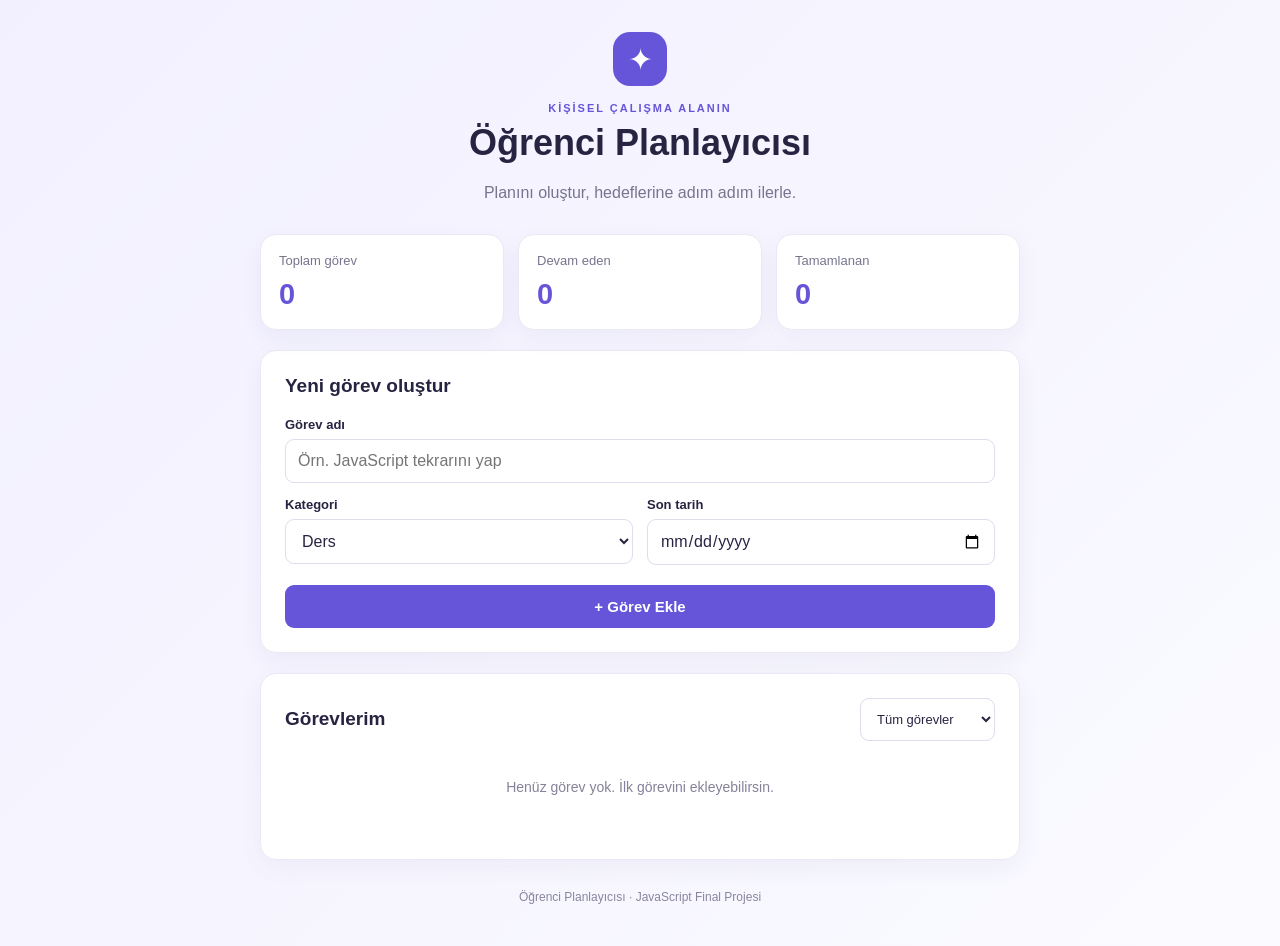
<file: index.html>
<!DOCTYPE html>
<html lang="tr">
<head>
    <meta charset="UTF-8">
    <meta name="viewport" content="width=device-width, initial-scale=1.0">
    <title>Öğrenci Planlayıcısı</title>
    <link rel="stylesheet" href="style.css">
    <script src="script.js" defer></script>
</head>
<body>
    <main class="container">
        <header class="header">
            <div class="logo">✦</div>
            <p class="eyebrow">KİŞİSEL ÇALIŞMA ALANIN</p>
            <h1>Öğrenci Planlayıcısı</h1>
            <p class="subtitle">Planını oluştur, hedeflerine adım adım ilerle.</p>
        </header>

        <section class="stats">
            <article class="stat-card">
                <span>Toplam görev</span>
                <strong id="toplamGorev">0</strong>
            </article>
            <article class="stat-card">
                <span>Devam eden</span>
                <strong id="aktifGorev">0</strong>
            </article>
            <article class="stat-card">
                <span>Tamamlanan</span>
                <strong id="bitmisGorev">0</strong>
            </article>
        </section>

        <section class="panel">
            <h2>Yeni görev oluştur</h2>

            <form id="gorevFormu">
                <label for="gorevAdi">Görev adı</label>
                <input id="gorevAdi" type="text"
                       placeholder="Örn. JavaScript tekrarını yap"
                       maxlength="100" required>

                <div class="form-row">
                    <div>
                        <label for="kategori">Kategori</label>
                        <select id="kategori">
                            <option value="Ders">Ders</option>
                            <option value="Proje">Proje</option>
                            <option value="Sınav">Sınav</option>
                            <option value="Kişisel">Kişisel</option>
                        </select>
                    </div>

                    <div>
                        <label for="tarih">Son tarih</label>
                        <input id="tarih" type="date">
                    </div>
                </div>

                <button class="primary-button" type="submit">
                    + Görev Ekle
                </button>
            </form>
        </section>

        <section class="task-section">
            <div class="task-heading">
                <h2>Görevlerim</h2>
                <select id="filtre" aria-label="Görevleri filtrele">
                    <option value="tumu">Tüm görevler</option>
                    <option value="aktif">Devam edenler</option>
                    <option value="tamamlanan">Tamamlananlar</option>
                </select>
            </div>

            <p id="bosMesaj">Henüz görev yok. İlk görevini ekleyebilirsin.</p>
            <ul id="gorevListesi"></ul>
        </section>

        <footer>Öğrenci Planlayıcısı · JavaScript Final Projesi</footer>
    </main>
</body>
</html>
</file>
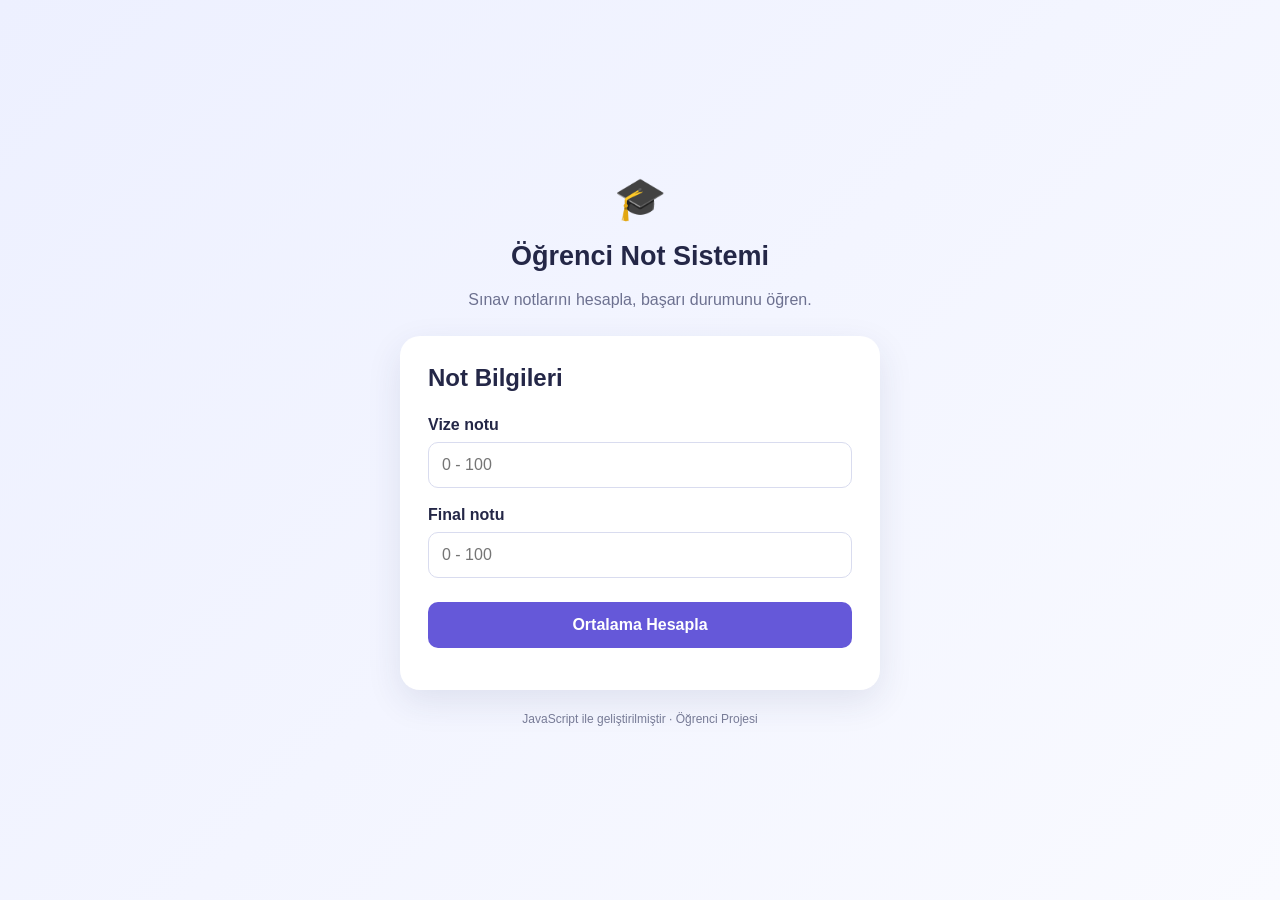
<file: 13-ogrenci-not-sistemi/index.html>
<!DOCTYPE html>
<html lang="tr">
<head>
    <meta charset="UTF-8">
    <meta name="viewport" content="width=device-width, initial-scale=1.0">
    <title>Öğrenci Not Sistemi</title>
    <link rel="stylesheet" href="style.css">
    <script src="script.js" defer></script>
</head>
<body>
    <main class="container">
        <header>
            <div class="logo">🎓</div>
            <h1>Öğrenci Not Sistemi</h1>
            <p>Sınav notlarını hesapla, başarı durumunu öğren.</p>
        </header>

        <section class="card">
            <h2>Not Bilgileri</h2>

            <label for="vize">Vize notu</label>
            <input id="vize" type="number" min="0" max="100"
                   placeholder="0 - 100">

            <label for="final">Final notu</label>
            <input id="final" type="number" min="0" max="100"
                   placeholder="0 - 100">

            <button id="hesapla">Ortalama Hesapla</button>

            <p id="hata" role="alert"></p>

            <div id="sonuc" class="result" aria-live="polite" hidden>
                <p>Ders ortalaman</p>
                <div id="ortalama" class="score">0</div>
                <h3 id="durum"></h3>
                <p id="detay"></p>
            </div>
        </section>

        <footer>
            JavaScript ile geliştirilmiştir · Öğrenci Projesi
        </footer>
    </main>
</body>
</html>
</file>
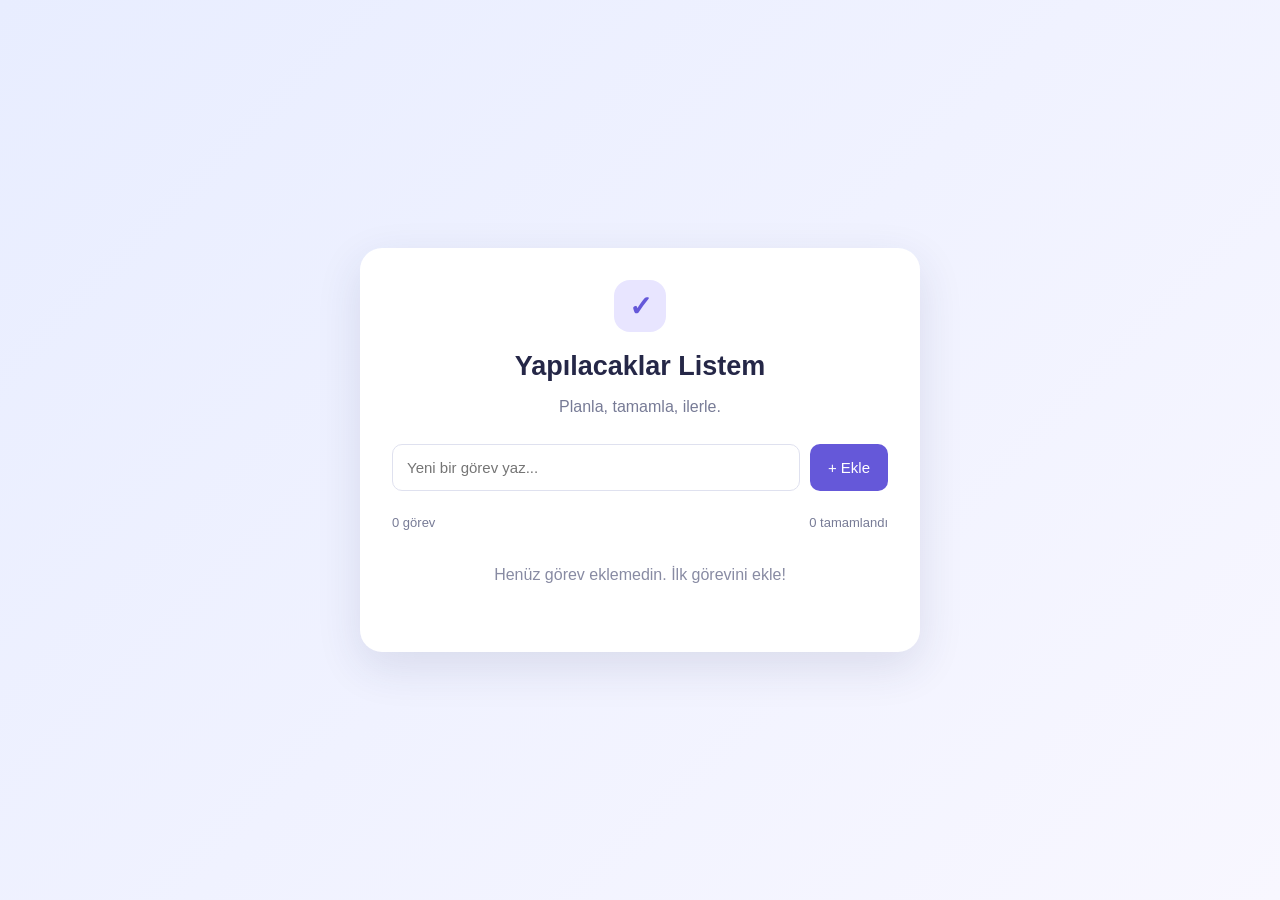
<file: 14-yapilacaklar-listesi/index.html>
<!DOCTYPE html>
<html lang="tr">
<head>
    <meta charset="UTF-8">
    <meta name="viewport" content="width=device-width, initial-scale=1.0">
    <title>Yapılacaklar Listem</title>
    <link rel="stylesheet" href="style.css">
    <script src="script.js" defer></script>
</head>
<body>
    <main class="app">
        <header>
            <span class="icon">✓</span>
            <h1>Yapılacaklar Listem</h1>
            <p>Planla, tamamla, ilerle.</p>
        </header>

        <form id="gorevFormu">
            <input
                id="gorevInput"
                type="text"
                placeholder="Yeni bir görev yaz..."
                maxlength="120"
                autocomplete="off"
                required
            >
            <button type="submit">+ Ekle</button>
        </form>

        <div class="summary">
            <span id="gorevSayisi">0 görev</span>
            <span id="tamamlananSayisi">0 tamamlandı</span>
        </div>

        <ul id="gorevListesi"></ul>

        <p id="bosMesaj">Henüz görev eklemedin. İlk görevini ekle!</p>
    </main>
</body>
</html>
</file>
<file: style.css>
* {
    box-sizing: border-box;
}

:root {
    font-family: Arial, sans-serif;
    color: #272442;
    background: #f5f5fc;
}

body {
    margin: 0;
    min-height: 100vh;
    padding: 32px 16px;
    background: linear-gradient(135deg, #f2f0ff, #fafaff);
}

.container {
    width: 100%;
    max-width: 760px;
    margin: 0 auto;
}

.header {
    text-align: center;
    margin-bottom: 28px;
}

.logo {
    display: inline-grid;
    place-items: center;
    width: 54px;
    height: 54px;
    border-radius: 17px;
    background: #6755d9;
    color: white;
    font-size: 30px;
}

.eyebrow {
    margin: 16px 0 8px;
    color: #6755d9;
    font-size: 11px;
    font-weight: bold;
    letter-spacing: 2px;
}

h1 {
    margin: 0;
    font-size: clamp(27px, 5vw, 36px);
}

.subtitle {
    color: #77758d;
    line-height: 1.6;
}

.stats {
    display: grid;
    grid-template-columns: repeat(3, 1fr);
    gap: 14px;
    margin-bottom: 20px;
}

.stat-card,
.panel,
.task-section {
    background: white;
    border: 1px solid #ebe9f5;
    border-radius: 16px;
    box-shadow: 0 8px 25px rgba(47, 39, 97, 0.05);
}

.stat-card {
    padding: 18px;
}

.stat-card span {
    display: block;
    color: #77758d;
    font-size: 13px;
}

.stat-card strong {
    display: block;
    margin-top: 10px;
    font-size: 29px;
    color: #6755d9;
}

.panel,
.task-section {
    padding: 24px;
    margin-bottom: 20px;
}

h2 {
    margin: 0 0 20px;
    font-size: 19px;
}

label {
    display: block;
    margin: 14px 0 7px;
    font-size: 13px;
    font-weight: bold;
}

input,
select {
    width: 100%;
    min-width: 0;
    padding: 12px;
    border: 1px solid #dedced;
    border-radius: 9px;
    background: white;
    color: #272442;
    font: inherit;
}

input:focus,
select:focus {
    outline: 2px solid #b7adff;
    border-color: transparent;
}

.form-row {
    display: grid;
    grid-template-columns: 1fr 1fr;
    gap: 14px;
}

.primary-button {
    width: 100%;
    margin-top: 20px;
    padding: 13px;
    border: none;
    border-radius: 9px;
    background: #6755d9;
    color: white;
    font-size: 15px;
    font-weight: bold;
    cursor: pointer;
}

.primary-button:hover {
    background: #5140c1;
}

.task-heading {
    display: flex;
    justify-content: space-between;
    align-items: center;
    gap: 12px;
}

.task-heading h2 {
    margin-bottom: 0;
}

.task-heading select {
    width: auto;
    max-width: 170px;
    font-size: 13px;
}

#bosMesaj {
    padding: 24px 0;
    text-align: center;
    color: #858299;
    font-size: 14px;
}

#bosMesaj[hidden] {
    display: none;
}

#gorevListesi {
    list-style: none;
    padding: 0;
    margin: 16px 0 0;
}

.task-item {
    display: flex;
    align-items: center;
    gap: 12px;
    padding: 15px 0;
    border-bottom: 1px solid #f0eff6;
}

.task-item:last-child {
    border-bottom: none;
}

.task-check {
    width: 18px;
    height: 18px;
    flex: 0 0 18px;
    accent-color: #6755d9;
    cursor: pointer;
}

.task-content {
    flex: 1;
    min-width: 0;
}

.task-name {
    overflow-wrap: anywhere;
    font-weight: bold;
    font-size: 14px;
}

.task-meta {
    margin-top: 7px;
    color: #858299;
    font-size: 12px;
}

.task-item.done .task-name {
    color: #9290a3;
    text-decoration: line-through;
}

.category {
    display: inline-block;
    margin-right: 8px;
    padding: 4px 7px;
    border-radius: 6px;
    background: #efedff;
    color: #5b49c8;
}

.delete-button {
    border: none;
    border-radius: 8px;
    padding: 8px 10px;
    background: #fff0f0;
    color: #b93d4b;
    cursor: pointer;
}

.delete-button:hover {
    background: #ffe0e0;
}

footer {
    padding: 10px;
    text-align: center;
    color: #89869d;
    font-size: 12px;
}

@media (max-width: 520px) {
    .stats {
        gap: 8px;
    }

    .stat-card {
        padding: 12px;
    }

    .stat-card span {
        font-size: 11px;
    }

    .stat-card strong {
        font-size: 24px;
    }

    .panel,
    .task-section {
        padding: 18px;
    }

    .form-row {
        grid-template-columns: 1fr;
        gap: 0;
    }

    .task-heading {
        align-items: flex-start;
        flex-direction: column;
    }

    .task-heading select {
        width: 100%;
        max-width: none;
    }
}
</file>
<file: 13-ogrenci-not-sistemi/style.css>
* {
    box-sizing: border-box;
}

body {
    margin: 0;
    min-height: 100vh;
    font-family: Arial, sans-serif;
    background: linear-gradient(135deg, #edf0ff, #f9faff);
    color: #242747;
    display: flex;
    justify-content: center;
    align-items: center;
    padding: 24px;
}

.container {
    width: 100%;
    max-width: 480px;
}

header {
    text-align: center;
    margin-bottom: 24px;
}

.logo {
    font-size: 42px;
}

h1 {
    font-size: 27px;
    margin-bottom: 10px;
}

header p {
    color: #6d7190;
    line-height: 1.5;
}

.card {
    background: white;
    padding: 28px;
    border-radius: 20px;
    box-shadow: 0 12px 35px rgba(42, 48, 100, 0.10);
}

h2 {
    margin-top: 0;
    margin-bottom: 24px;
}

label {
    display: block;
    font-weight: bold;
    margin: 18px 0 8px;
}

input {
    width: 100%;
    padding: 13px;
    border: 1px solid #d9dcef;
    border-radius: 10px;
    font-size: 16px;
}

input:focus {
    outline: 2px solid #8b83ed;
    border-color: transparent;
}

button {
    width: 100%;
    margin-top: 24px;
    padding: 14px;
    border: none;
    border-radius: 10px;
    background: #6558d9;
    color: white;
    font-size: 16px;
    font-weight: bold;
    cursor: pointer;
}

button:hover {
    background: #5144c3;
}

.result {
    margin-top: 24px;
    padding: 20px;
    border-radius: 14px;
    background: #f1f0ff;
    text-align: center;
}

.result p {
    color: #626587;
}

.score {
    font-size: 46px;
    font-weight: bold;
    color: #6558d9;
}

#durum {
    margin-bottom: 8px;
}

#hata {
    color: #c62828;
    font-size: 14px;
}

footer {
    text-align: center;
    margin-top: 22px;
    font-size: 12px;
    color: #777b96;
}
</file>
<file: 14-yapilacaklar-listesi/style.css>
* {
    box-sizing: border-box;
}

body {
    margin: 0;
    min-height: 100vh;
    padding: 24px;
    display: flex;
    align-items: center;
    justify-content: center;
    font-family: Arial, sans-serif;
    background: linear-gradient(135deg, #e8edff, #f8f7ff);
    color: #252747;
}

.app {
    width: 100%;
    max-width: 560px;
    padding: 32px;
    border-radius: 22px;
    background: white;
    box-shadow: 0 15px 45px rgba(42, 48, 100, 0.12);
}

header {
    text-align: center;
    margin-bottom: 28px;
}

.icon {
    display: inline-flex;
    align-items: center;
    justify-content: center;
    width: 52px;
    height: 52px;
    border-radius: 16px;
    background: #e8e5ff;
    color: #6558d9;
    font-size: 28px;
    font-weight: bold;
}

h1 {
    margin-bottom: 8px;
    font-size: 27px;
}

header p {
    color: #777b96;
}

form {
    display: flex;
    gap: 10px;
}

input {
    flex: 1;
    min-width: 0;
    padding: 14px;
    border: 1px solid #dfe1ef;
    border-radius: 10px;
    font-size: 15px;
}

button {
    padding: 12px 18px;
    border: none;
    border-radius: 10px;
    background: #6558d9;
    color: white;
    font-size: 15px;
    cursor: pointer;
}

button:hover {
    background: #5144c3;
}

.summary {
    display: flex;
    justify-content: space-between;
    gap: 10px;
    margin: 24px 0 14px;
    color: #777b96;
    font-size: 13px;
}

ul {
    list-style: none;
    margin: 0;
    padding: 0;
}

.task {
    display: flex;
    align-items: center;
    gap: 12px;
    padding: 14px 0;
    border-bottom: 1px solid #eeeeF5;
}

.task input {
    flex: none;
    width: 18px;
    height: 18px;
    accent-color: #6558d9;
    cursor: pointer;
}

.task-text {
    flex: 1;
    overflow-wrap: anywhere;
}

.task.completed .task-text {
    color: #999;
    text-decoration: line-through;
}

.delete {
    padding: 8px 10px;
    background: #fff0f0;
    color: #c43d4b;
    font-size: 13px;
}

.delete:hover {
    background: #ffe0e0;
}

#bosMesaj {
    text-align: center;
    padding: 20px 0;
    color: #888ba3;
}

@media (max-width: 450px) {
    .app {
        padding: 22px;
    }

    h1 {
        font-size: 23px;
    }

    form {
        flex-direction: column;
    }

    form button {
        width: 100%;
    }
}
</file>
